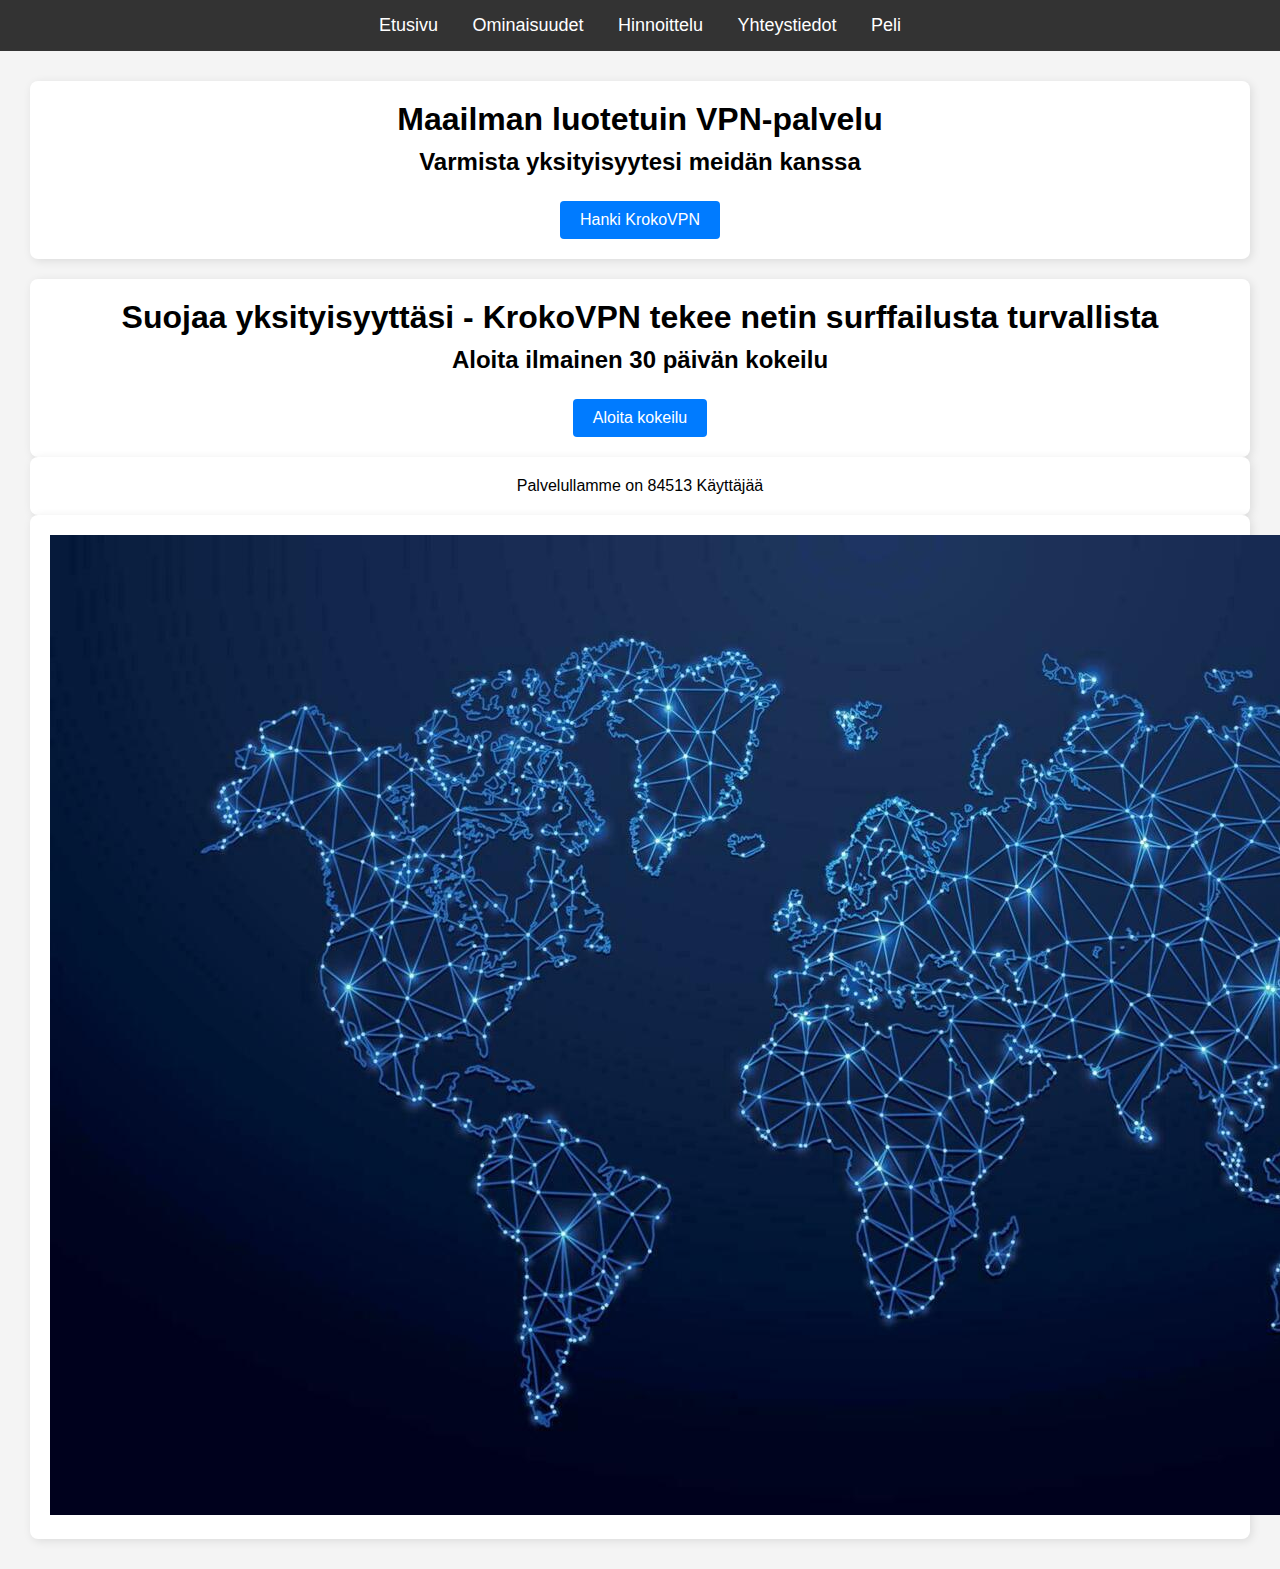
<file: index.html>
<!DOCTYPE html>
<html lang="en">
  <head>
    <link rel="stylesheet" href="styles/index.css" type="text/css" />
    <meta charset="UTF-8" />
    <meta name="viewport" content="width=device-width, initial-scale=1.0" />
    <title>KrokoVPN Etusivu</title>
  </head>
  <body>
    <!-- Navbar -->
    <nav class="navbar">
      <a href="index.html">Etusivu</a>
      <a href="ominaisuudet.html">Ominaisuudet</a>
      <a href="hinnoittelu.html">Hinnoittelu</a>
      <a href="yhteystiedot.html">Yhteystiedot</a>
      <a href="peli.html">Peli</a>
    </nav>

    <!-- Main sisältö -->
    <div class="main">
      <div class="hero">
        <!-- Main Banner -->
        <h1>Maailman luotetuin VPN-palvelu</h1>
        <h2>Varmista yksityisyytesi meidän kanssa</h2>
        <button>Hanki KrokoVPN</button>
      </div>

      <div class="info">
        <h1>
          Suojaa yksityisyyttäsi - KrokoVPN tekee netin surffailusta turvallista
        </h1>
        <h2>Aloita ilmainen 30 päivän kokeilu</h2>
        <button>Aloita kokeilu</button>
      </div>

      <div class="info">
        <p>Palvelullamme on <span id="paidUsers">...</span> Käyttäjää</p>
        <!-- Inline Span -->
      </div>
      <div class="info">
        <img src="kuvat/world-map.jpg" />
      </div>
      <script src="index.js"></script>
    </div>
  </body>
</html>
</file>
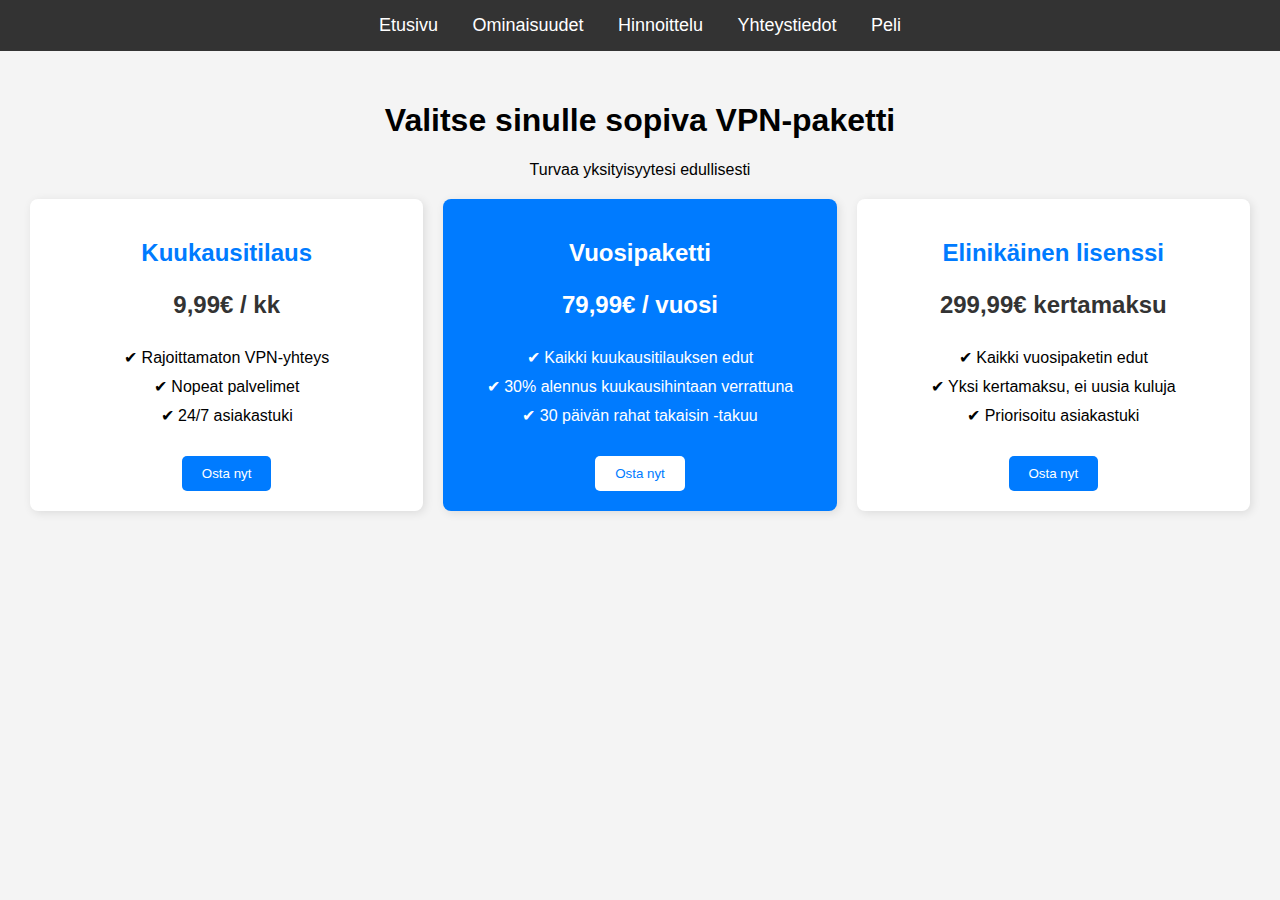
<file: hinnoittelu.html>
<!DOCTYPE html>
<html lang="en">
  <head>
    <meta charset="UTF-8" />
    <meta name="viewport" content="width=device-width, initial-scale=1.0" />
    <title>KrokoVPN - Hinnoittelu</title>
    <link rel="stylesheet" href="styles/hinnoittelu.css" />
  </head>
  <body>
    <nav class="navbar">
      <a href="index.html">Etusivu</a>
      <a href="ominaisuudet.html">Ominaisuudet</a>
      <a href="hinnoittelu.html">Hinnoittelu</a>
      <a href="yhteystiedot.html">Yhteystiedot</a>
      <a href="peli.html">Peli</a>
    </nav>

    <div class="main">
      <h1>Valitse sinulle sopiva VPN-paketti</h1>
      <p>Turvaa yksityisyytesi edullisesti</p>

      <div class="pricing-grid">
        <div class="pricing-box">
          <h2>Kuukausitilaus</h2>
          <p class="price">9,99€ / kk</p>
          <ul>
            <li>✔ Rajoittamaton VPN-yhteys</li>
            <li>✔ Nopeat palvelimet</li>
            <li>✔ 24/7 asiakastuki</li>
          </ul>
          <button>Osta nyt</button>
        </div>

        <div class="pricing-box popular">
          <h2>Vuosipaketti</h2>
          <p class="price">79,99€ / vuosi</p>
          <ul>
            <li>✔ Kaikki kuukausitilauksen edut</li>
            <li>✔ 30% alennus kuukausihintaan verrattuna</li>
            <li>✔ 30 päivän rahat takaisin -takuu</li>
          </ul>
          <button>Osta nyt</button>
        </div>

        <div class="pricing-box">
          <h2>Elinikäinen lisenssi</h2>
          <p class="price">299,99€ kertamaksu</p>
          <ul>
            <li>✔ Kaikki vuosipaketin edut</li>
            <li>✔ Yksi kertamaksu, ei uusia kuluja</li>
            <li>✔ Priorisoitu asiakastuki</li>
          </ul>
          <button>Osta nyt</button>
        </div>
      </div>
    </div>
  </body>
</html>
</file>
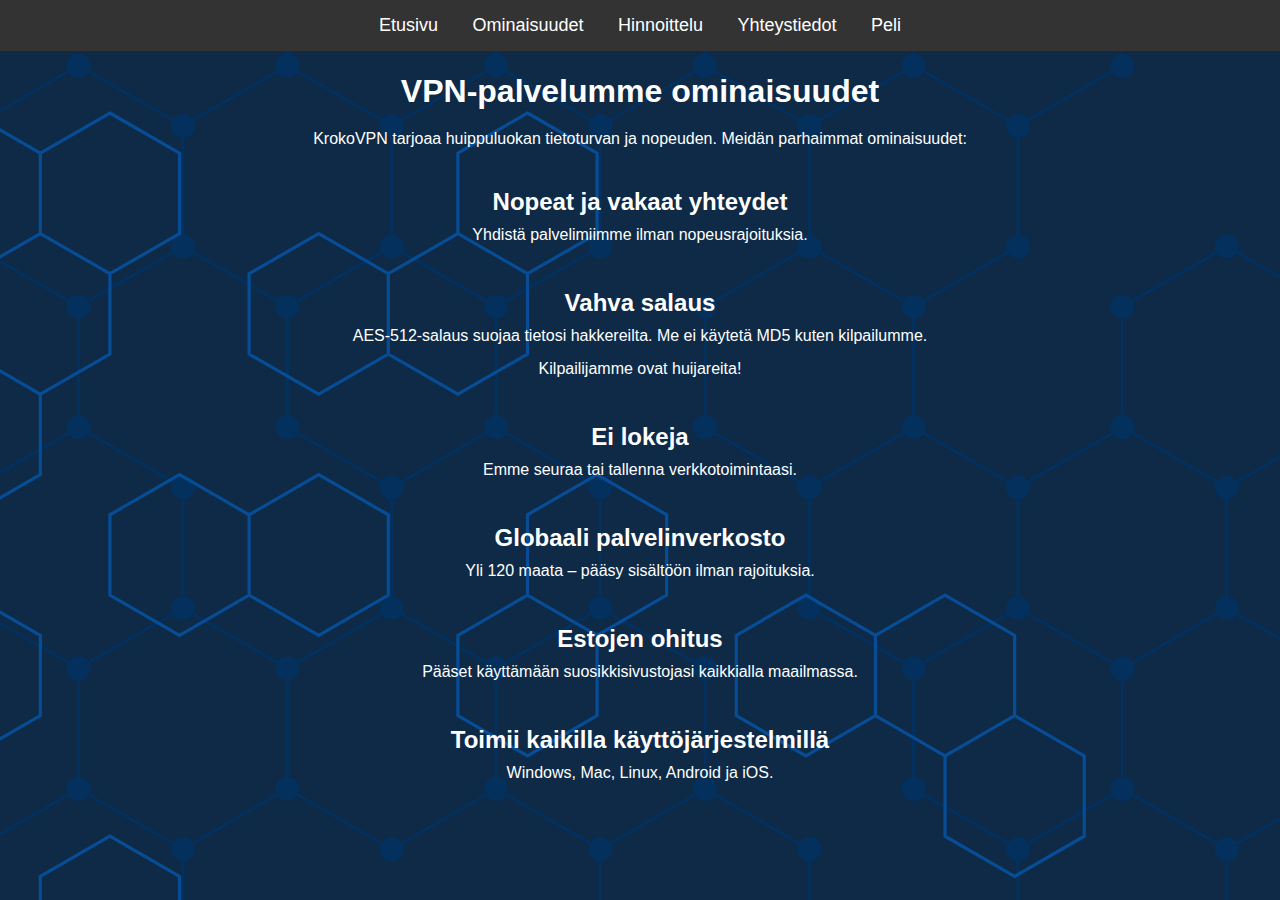
<file: ominaisuudet.html>
<!DOCTYPE html>
<html lang="en">
  <head>
    <link rel="stylesheet" href="styles/ominaisuudet.css" type="text/css" />
    <meta charset="UTF-8" />
    <meta name="viewport" content="width=device-width, initial-scale=1.0" />
    <title>KrokoVPN - Ominaisuudet</title>
  </head>
  <body>
    <nav class="navbar">
      <a href="index.html">Etusivu</a>
      <a href="ominaisuudet.html">Ominaisuudet</a>
      <a href="hinnoittelu.html">Hinnoittelu</a>
      <a href="yhteystiedot.html">Yhteystiedot</a>
      <a href="peli.html">Peli</a>
    </nav>

    <div class="main">
      <h1>VPN-palvelumme ominaisuudet</h1>
      <p>
        KrokoVPN tarjoaa huippuluokan tietoturvan ja nopeuden. Meidän parhaimmat
        ominaisuudet:
      </p>

      <div class="features-list">
        <div class="feature-item">
          <h2>Nopeat ja vakaat yhteydet</h2>
          <p>Yhdistä palvelimiimme ilman nopeusrajoituksia.</p>
        </div>
        <div class="feature-item">
          <h2>Vahva salaus</h2>
          <p>
            AES-512-salaus suojaa tietosi hakkereilta. Me ei käytetä MD5 kuten
            kilpailumme.
          </p>
          <p>Kilpailijamme ovat huijareita!</p>
        </div>
        <div class="feature-item">
          <h2>Ei lokeja</h2>
          <p>Emme seuraa tai tallenna verkkotoimintaasi.</p>
        </div>
        <div class="feature-item">
          <h2>Globaali palvelinverkosto</h2>
          <p>Yli 120 maata – pääsy sisältöön ilman rajoituksia.</p>
        </div>
        <div class="feature-item">
          <h2>Estojen ohitus</h2>
          <p>Pääset käyttämään suosikkisivustojasi kaikkialla maailmassa.</p>
        </div>
        <div class="feature-item">
          <h2>Toimii kaikilla käyttöjärjestelmillä</h2>
          <p>Windows, Mac, Linux, Android ja iOS.</p>
        </div>
      </div>
    </div>
  </body>
</html>
</file>
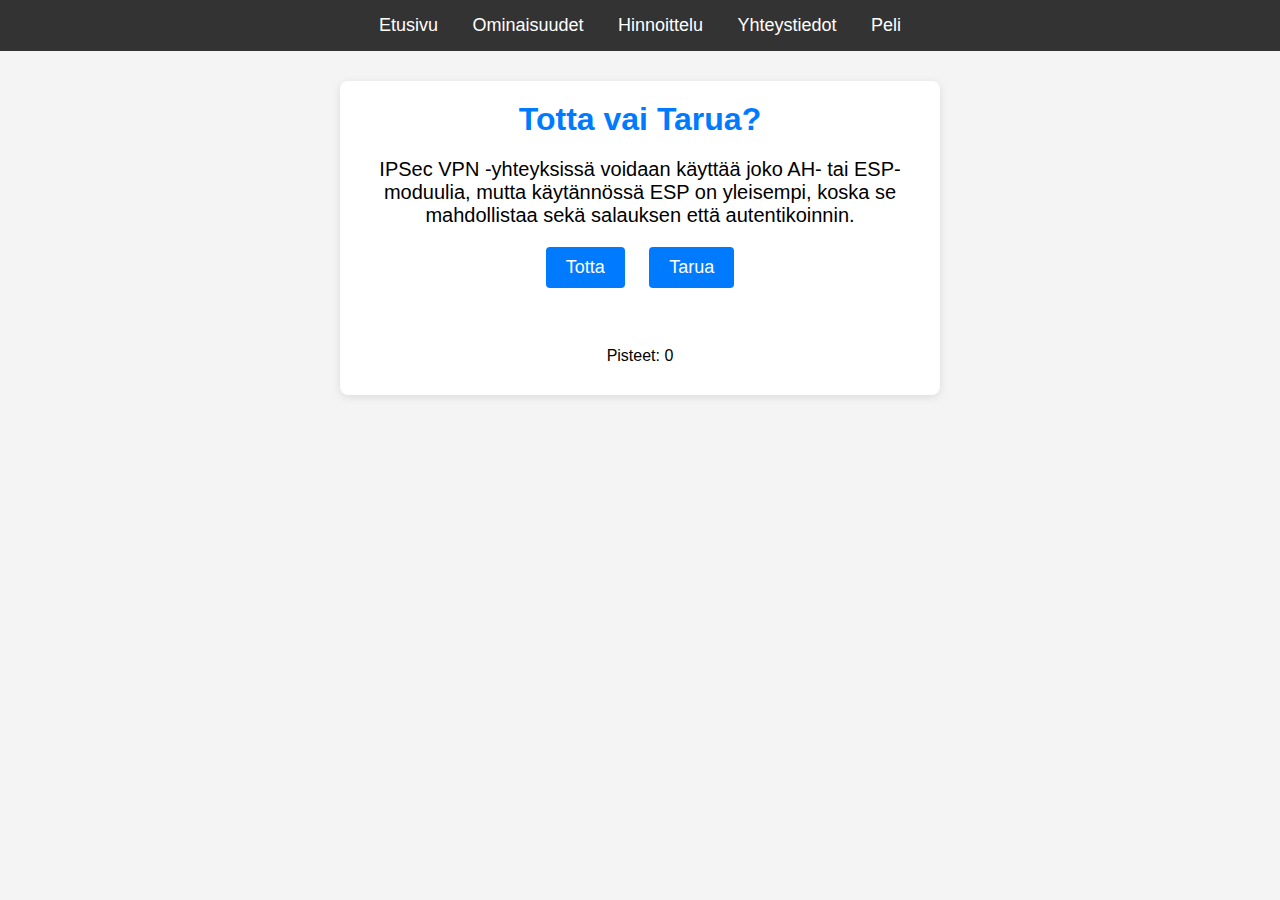
<file: peli.html>
<!DOCTYPE html>
<html lang="fi">
  <head>
    <link rel="stylesheet" href="styles/peli.css" type="text/css" />
    <meta charset="UTF-8" />
    <meta name="viewport" content="width=device-width, initial-scale=1.0" />
    <title>KrokoVPN - VPN Tosi vai Väärin?</title>
  </head>
  <body>
    <nav class="navbar">
      <a href="index.html">Etusivu</a>
      <a href="ominaisuudet.html">Ominaisuudet</a>
      <a href="hinnoittelu.html">Hinnoittelu</a>
      <a href="yhteystiedot.html">Yhteystiedot</a>
      <a href="peli.html" class="active">Peli</a>
    </nav>

    <div class="container">
      <h1>Totta vai Tarua?</h1>
      <p id="question">Väittämä näytetään täällä...</p>

      <div class="buttons">
        <button id="trueBtn">Totta</button>
        <button id="falseBtn">Tarua</button>
      </div>

      <p id="feedback"></p>
      <p>Pisteet: <span id="score">0</span></p>
    </div>

    <script src="peli.js"></script>
  </body>
</html>
</file>
<file: styles/hinnoittelu.css>
body {
  font-family: Arial, sans-serif;
  margin: 0;
  padding: 0;
  background-color: #f4f4f4;
}

.navbar {
  background: #333;
  padding: 15px;
  text-align: center;
}

.navbar a {
  color: white;
  text-decoration: none;
  margin: 15px;
  font-size: 18px;
}

.navbar a:hover {
  text-decoration: underline;
}

.main {
  text-align: center;
  padding: 30px;
}

.pricing-grid {
  display: grid;
  grid-template-columns: repeat(auto-fit, minmax(300px, 1fr));
  gap: 20px;
  margin-top: 20px;
  text-align: center;
}

.pricing-box {
  background: white;
  padding: 20px;
  border-radius: 8px;
  box-shadow: 2px 2px 10px rgba(0, 0, 0, 0.1);
  transition: transform 0.3s ease-in-out;
}

.pricing-box:hover {
  transform: scale(1.05);
}

.pricing-box h2 {
  color: #007bff;
  margin-bottom: 10px;
}

.pricing-box .price {
  font-size: 24px;
  font-weight: bold;
  color: #333;
}

.pricing-box ul {
  list-style: none;
  padding: 0;
}

.pricing-box ul li {
  font-size: 16px;
  padding: 5px 0;
}

.pricing-box button {
  background: #007bff;
  color: white;
  padding: 10px 20px;
  border: none;
  border-radius: 5px;
  cursor: pointer;
  margin-top: 10px;
}

.pricing-box button:hover {
  background: #0056b3;
}

.popular {
  background: #007bff;
  color: white;
}

.popular h2,
.popular .price,
.popular ul li {
  color: white;
}

.popular button {
  background: white;
  color: #007bff;
}

.popular button:hover {
  background: #f1f1f1;
}
</file>
<file: styles/ominaisuudet.css>
* {
  margin: 0;
  padding: 0;
  box-sizing: border-box;
}

body {
  font-family: Arial, sans-serif;
  background-image: url("/kuvat/Hexagon.svg");
  background-size: cover;
  background-position: center;
  background-attachment: fixed;
  height: 100vh;
  display: flex;
  flex-direction: column;
  justify-content: center;
  align-items: center;
}

.navbar {
  background: #333;
  padding: 15px;
  text-align: center;
  position: fixed;
  width: 100%;
  top: 0;
  z-index: 1000;
}

.navbar a {
  color: white;
  text-decoration: none;
  margin: 15px;
  font-size: 18px;
}

.navbar a:hover {
  text-decoration: underline;
}

.main {
  padding: 20px;
  color: white;
  text-align: center;
  max-width: 100%;
}

h1,
h2 {
  margin-bottom: 20px;
}

.features-list {
  margin-top: 40px;
  text-align: center;
  display: flex;
  flex-direction: column;
  align-items: center;
}

.feature-item {
  margin-bottom: 30px;
  text-align: center;
  width: 100%;
  max-width: 600px;
}

.feature-item h2 {
  font-size: 24px;
  margin-bottom: 10px;
}

.feature-item p {
  font-size: 16px;
  margin-bottom: 15px;
}
</file>
<file: styles/peli.css>
* {
  margin: 0;
  padding: 0;
  box-sizing: border-box;
}

body {
  font-family: Arial, sans-serif;
  background-color: #f4f4f4;
}

.navbar {
  background-color: #333;
  padding: 15px;
  text-align: center;
}

.navbar a {
  color: white;
  text-decoration: none;
  margin: 15px;
  font-size: 18px;
}

.navbar a:hover {
  text-decoration: underline;
}

.container {
  max-width: 600px;
  margin: 30px auto;
  padding: 20px;
  background: white;
  border-radius: 8px;
  text-align: center;
  box-shadow: 0 2px 8px rgba(0, 0, 0, 0.1);
}

h1 {
  margin-bottom: 20px;
  color: #007bff;
}

#question {
  font-size: 20px;
  margin-bottom: 20px;
}

.buttons {
  margin: 20px 0;
}

button {
  padding: 10px 20px;
  font-size: 18px;
  margin: 0 10px;
  border: none;
  border-radius: 4px;
  cursor: pointer;
  background-color: #007bff;
  color: white;
  transition: background-color 0.3s ease;
}

button:hover {
  background-color: #0056b3;
}

#feedback {
  font-size: 18px;
  margin: 15px 0;
  height: 24px;
}

p {
  margin-bottom: 10px;
}
</file>
<file: styles/index.css>
/* Reset ja yleisasetukset */
* {
  margin: 0;
  padding: 0;
  box-sizing: border-box;
}

body {
  font-family: Arial, sans-serif;
  background-color: #f4f4f4;
}

.navbar {
  background: #333;
  padding: 15px;
  text-align: center;
}

.navbar a {
  color: white;
  text-decoration: none;
  margin: 15px;
  font-size: 18px;
}

.navbar a:hover {
  text-decoration: underline;
}

/* Pääsisältö */
.main {
  text-align: center;
  padding: 30px;
}

.hero {
  margin-bottom: 20px;
  padding: 20px;
  background: white;
  border-radius: 8px;
  box-shadow: 2px 2px 10px rgba(0, 0, 0, 0.1);
}

.info {
  padding: 20px;
  background: white;
  border-radius: 8px;
  box-shadow: 2px 2px 10px rgba(0, 0, 0, 0.1);
}

h1,
h2,
h3 {
  margin-bottom: 10px;
}

button {
  padding: 10px 20px;
  font-size: 16px;
  background-color: #007bff;
  color: white;
  border: none;
  border-radius: 4px;
  cursor: pointer;
  margin-top: 15px;
}

button:hover {
  background-color: #0056b3;
}
</file>
